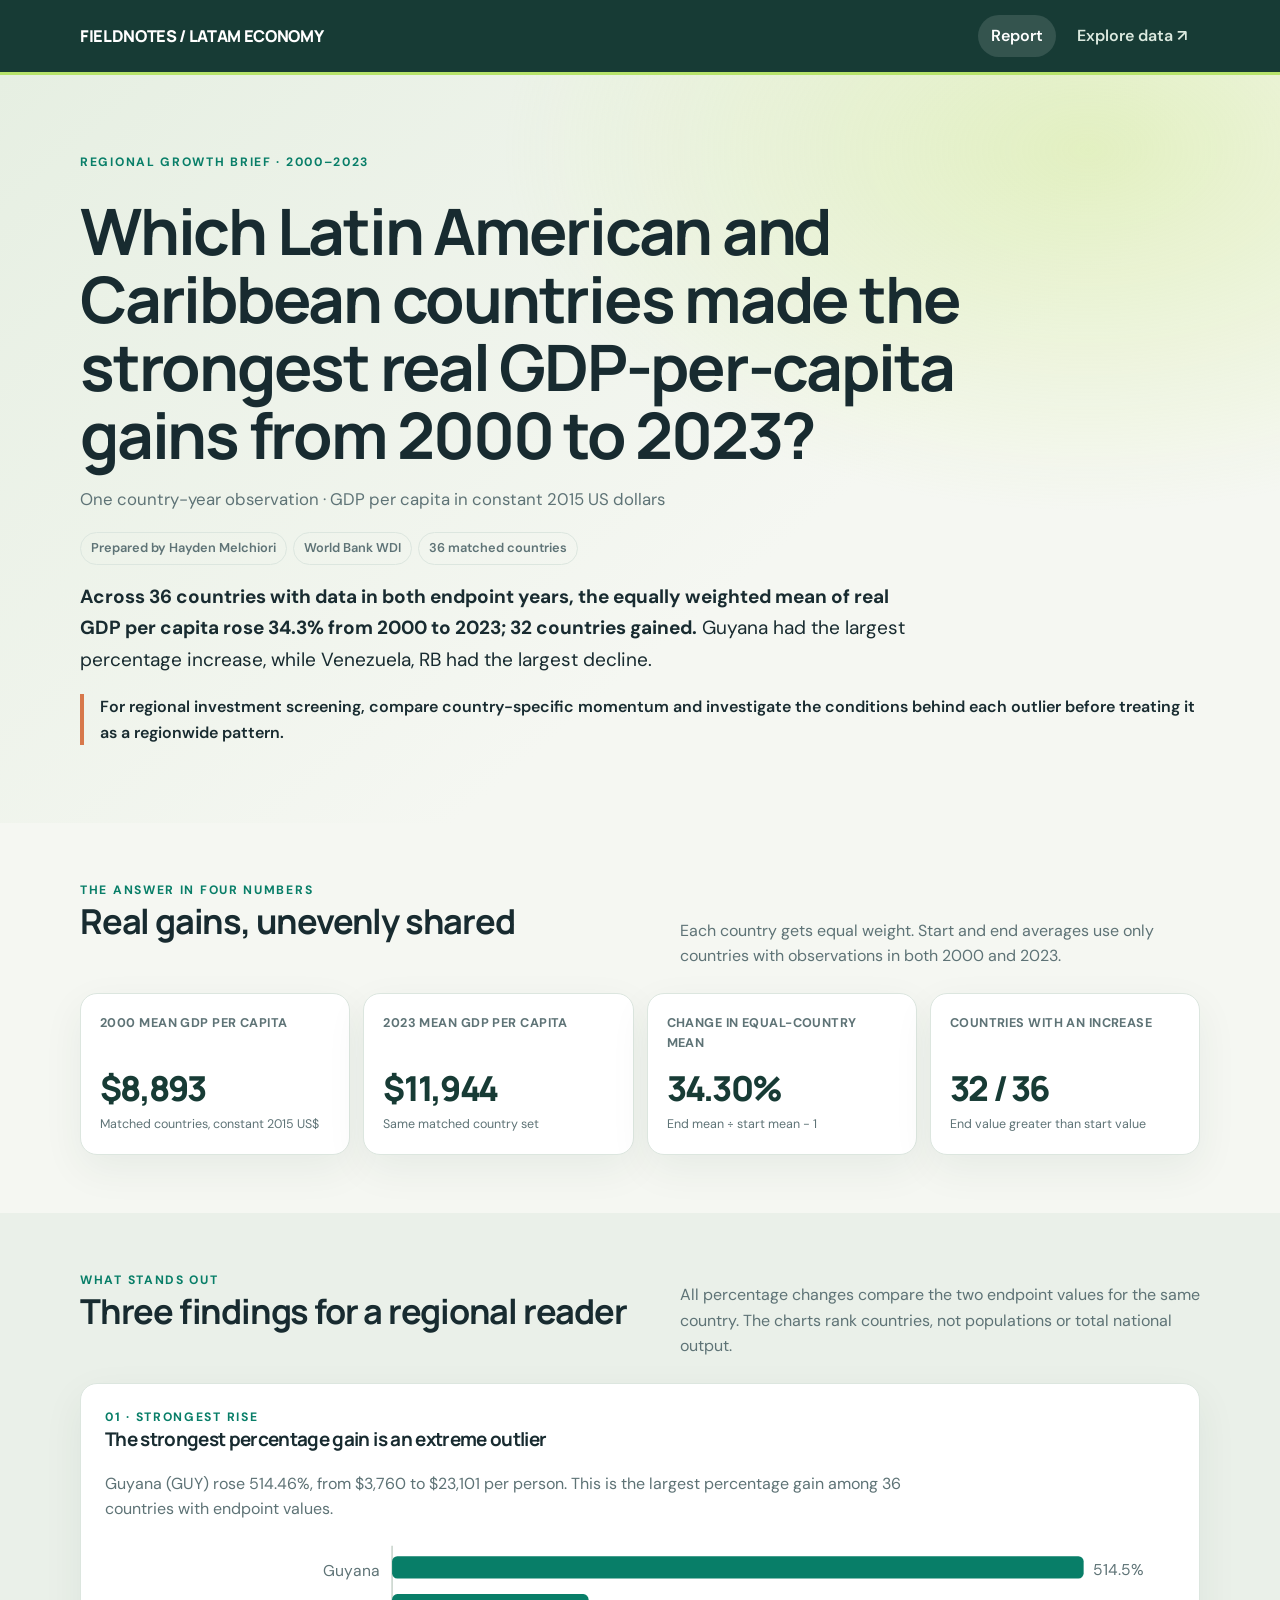
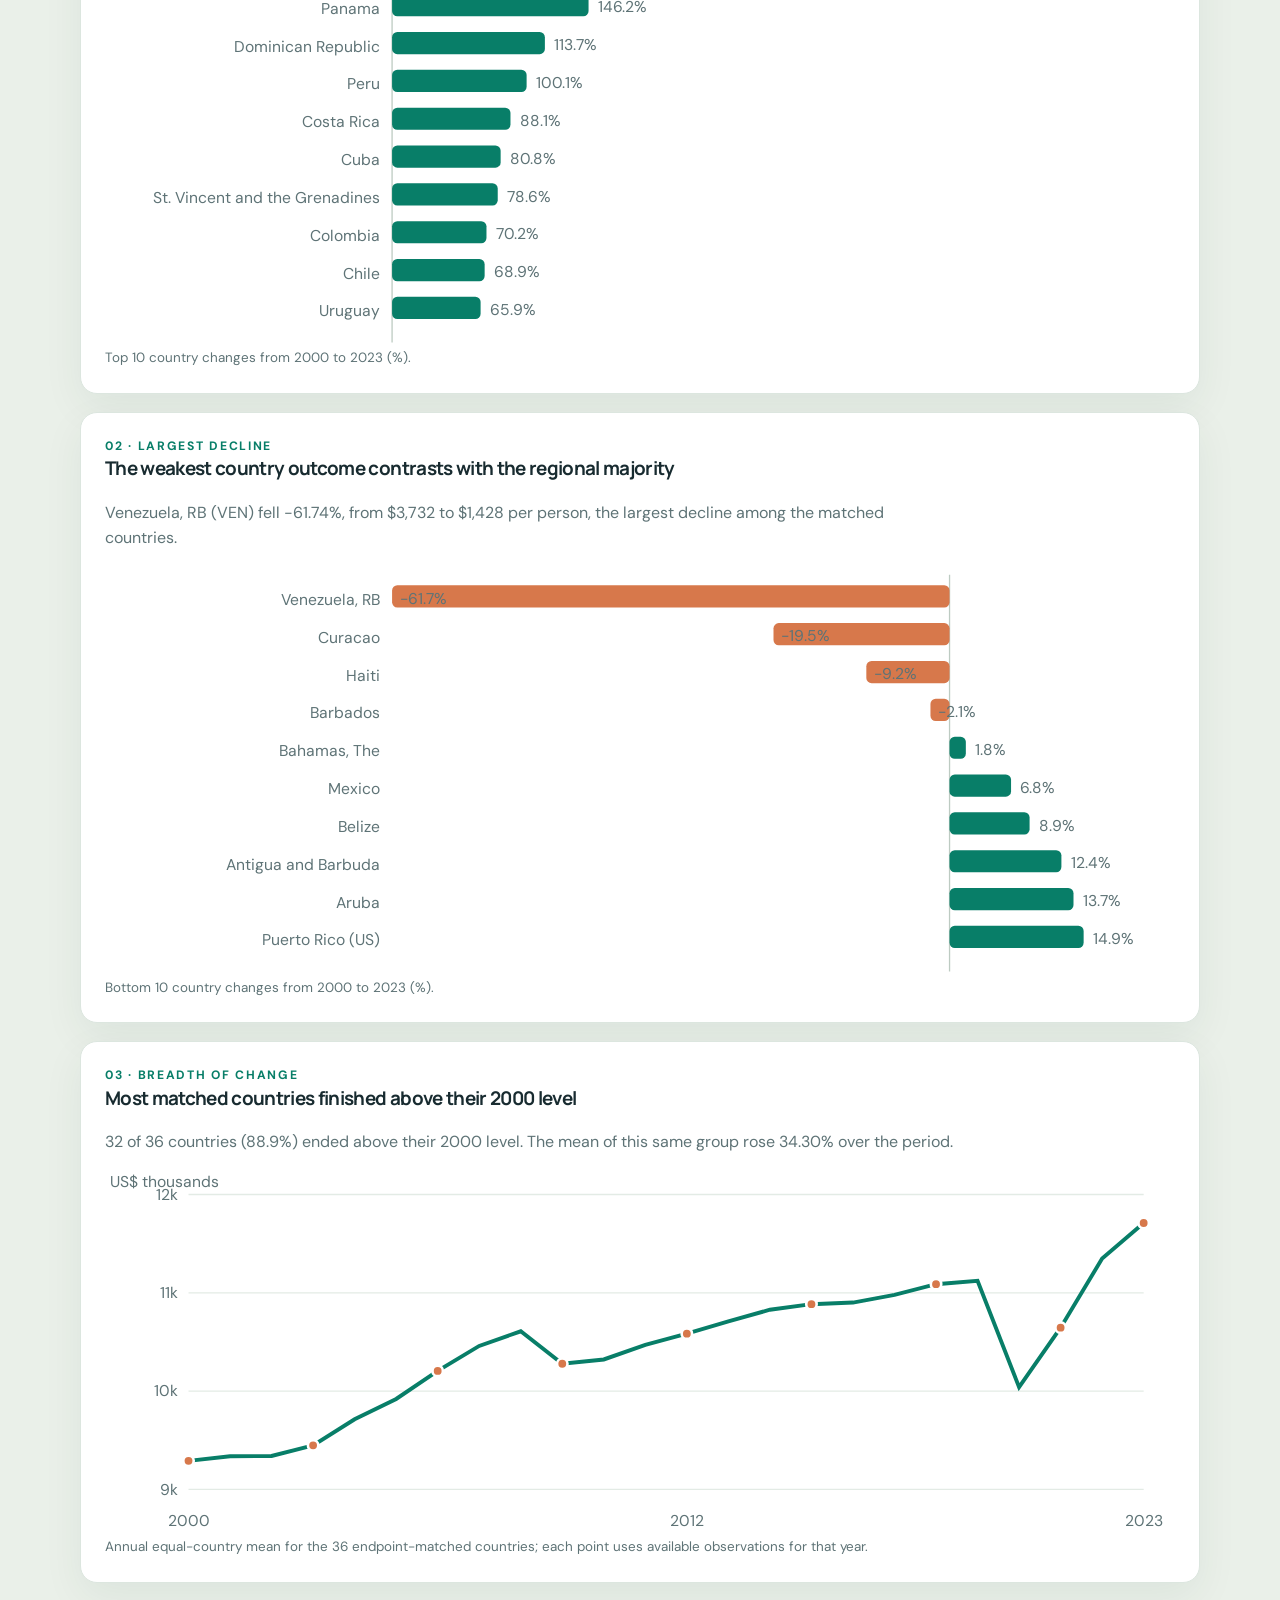
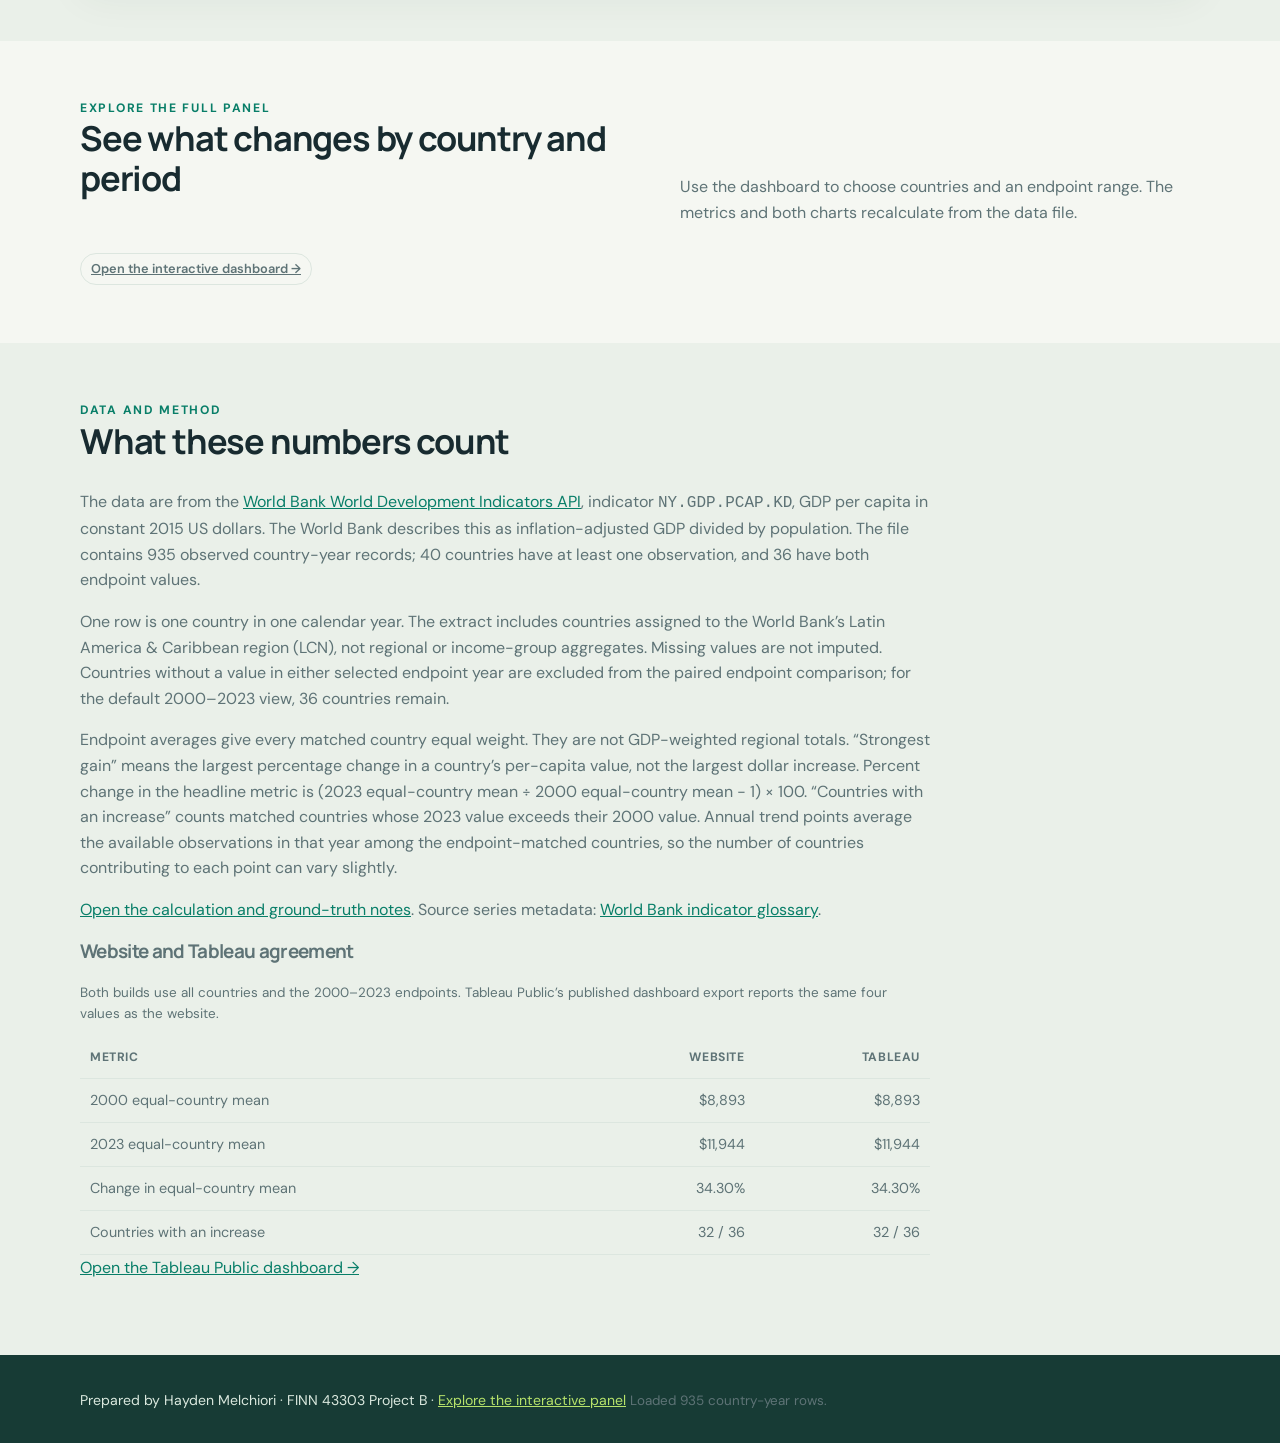
<file: index.html>
<!doctype html>
<html lang="en">
<head>
  <meta charset="utf-8"><meta name="viewport" content="width=device-width,initial-scale=1">
  <meta name="description" content="A comparison of real GDP per capita across Latin America and the Caribbean, 2000–2023.">
  <title>Which countries gained? | Regional Growth Brief</title>
  <link rel="stylesheet" href="site.css">
  <script defer src="site.js"></script>
</head>
<body>
<header class="topbar"><nav class="nav wrap" aria-label="Main navigation"><a class="brand" href="index.html">FIELDNOTES / LATAM ECONOMY</a><div class="navlinks"><a href="index.html" aria-current="page">Report</a><a href="dashboard.html">Explore data ↗</a></div></nav></header>
<main id="report-app">
  <section class="hero"><div class="wrap">
    <div class="eyebrow">Regional growth brief · 2000–2023</div>
    <h1>Which Latin American and Caribbean countries made the strongest real GDP-per-capita gains from 2000 to 2023?</h1>
    <p class="subtitle">One country-year observation · GDP per capita in constant 2015 US dollars</p>
    <p><span class="tag">Prepared by Hayden Melchiori</span><span class="tag">World Bank WDI</span><span class="tag" id="cohort-tag">Matched countries</span></p>
    <p class="answer" id="answer"></p>
    <p class="recommend">For regional investment screening, compare country-specific momentum and investigate the conditions behind each outlier before treating it as a regionwide pattern.</p>
  </div></section>
  <section class="section"><div class="wrap"><div class="section-head"><div><div class="eyebrow">The answer in four numbers</div><h2>Real gains, unevenly shared</h2></div><p>Each country gets equal weight. Start and end averages use only countries with observations in both 2000 and 2023.</p></div><div id="report-metrics" class="metrics"></div></div></section>
  <section class="section alt"><div class="wrap"><div class="section-head"><div><div class="eyebrow">What stands out</div><h2>Three findings for a regional reader</h2></div><p>All percentage changes compare the two endpoint values for the same country. The charts rank countries, not populations or total national output.</p></div>
    <div class="findings">
      <article class="finding"><div class="eyebrow">01 · strongest rise</div><h3>The strongest percentage gain is an extreme outlier</h3><p id="finding-top"></p><div id="report-top-chart" class="chart" aria-label="Ten countries with the largest increase"></div><div class="small">Top 10 country changes from 2000 to 2023 (%).</div></article>
      <article class="finding"><div class="eyebrow">02 · largest decline</div><h3>The weakest country outcome contrasts with the regional majority</h3><p id="finding-bottom"></p><div id="report-bottom-chart" class="chart" aria-label="Ten countries with the smallest or negative change"></div><div class="small">Bottom 10 country changes from 2000 to 2023 (%).</div></article>
      <article class="finding"><div class="eyebrow">03 · breadth of change</div><h3>Most matched countries finished above their 2000 level</h3><p id="finding-breadth"></p><div id="report-trend-chart" class="chart" aria-label="Annual mean real GDP per capita"></div><div class="small">Annual equal-country mean for the 36 endpoint-matched countries; each point uses available observations for that year.</div></article>
    </div>
  </div></section>
  <section class="section"><div class="wrap"><div class="section-head"><div><div class="eyebrow">Explore the full panel</div><h2>See what changes by country and period</h2></div><p>Use the dashboard to choose countries and an endpoint range. The metrics and both charts recalculate from the data file.</p></div><a class="tag" href="dashboard.html">Open the interactive dashboard →</a></div></section>
  <section class="section alt"><div class="wrap"><div class="eyebrow">Data and method</div><h2>What these numbers count</h2><div class="source">
    <p>The data are from the <a href="https://api.worldbank.org/v2/country/all/indicator/NY.GDP.PCAP.KD?date=2000:2023&amp;format=json&amp;per_page=20000">World Bank World Development Indicators API</a>, indicator <code>NY.GDP.PCAP.KD</code>, GDP per capita in constant 2015 US dollars. The World Bank describes this as inflation-adjusted GDP divided by population. The file contains <span id="source-row-count"></span> observed country-year records; <span id="source-country-count"></span> countries have at least one observation, and <span id="source-paired-count"></span> have both endpoint values.</p>
    <p>One row is one country in one calendar year. The extract includes countries assigned to the World Bank’s Latin America &amp; Caribbean region (LCN), not regional or income-group aggregates. Missing values are not imputed. Countries without a value in either selected endpoint year are excluded from the paired endpoint comparison; for the default 2000–2023 view, <span id="source-paired-count-2"></span> countries remain.</p>
    <p>Endpoint averages give every matched country equal weight. They are not GDP-weighted regional totals. “Strongest gain” means the largest percentage change in a country’s per-capita value, not the largest dollar increase. Percent change in the headline metric is (2023 equal-country mean ÷ 2000 equal-country mean − 1) × 100. “Countries with an increase” counts matched countries whose 2023 value exceeds their 2000 value. Annual trend points average the available observations in that year among the endpoint-matched countries, so the number of countries contributing to each point can vary slightly.</p>
    <p><a href="numbers_check.md">Open the calculation and ground-truth notes</a>. Source series metadata: <a href="https://databank.worldbank.org/metadataglossary/world-development-indicators/series/NY.GDP.PCAP.KD">World Bank indicator glossary</a>.</p>
    <h3>Website and Tableau agreement</h3>
    <p class="small">Both builds use all countries and the 2000–2023 endpoints. Tableau Public’s published dashboard export reports the same four values as the website.</p>
    <div class="table-wrap"><table class="agreement"><thead><tr><th>Metric</th><th>Website</th><th>Tableau</th></tr></thead><tbody id="agreement-values"></tbody></table></div>
    <p><a href="https://public.tableau.com/app/profile/hayden.melchiori/viz/LatAmGDPperCapita20002023/Dashboard1?publish=yes">Open the Tableau Public dashboard →</a></p>
  </div></div></section>
</main>
<footer class="footer"><div class="wrap">Prepared by Hayden Melchiori · FINN 43303 Project B · <a href="dashboard.html">Explore the interactive panel</a> <span id="app-status" class="small"></span></div></footer>
</body></html>
</file>
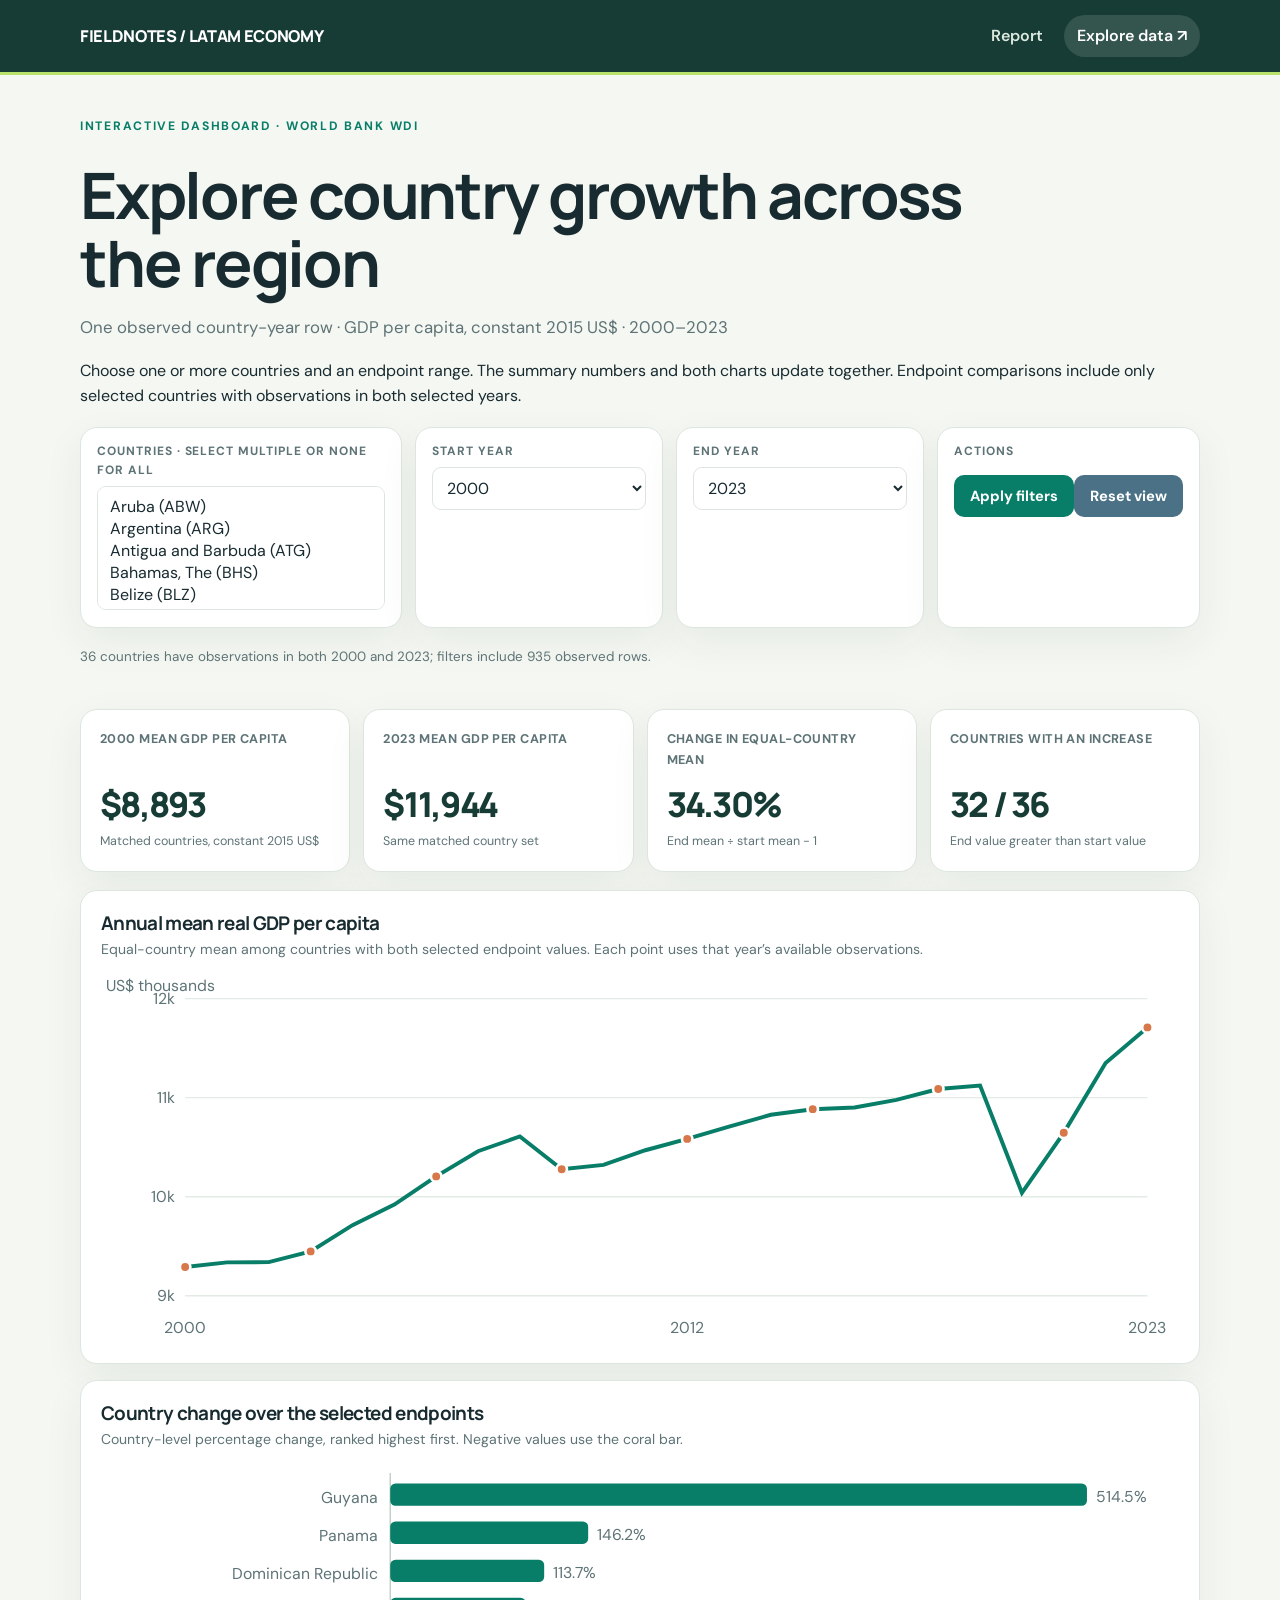
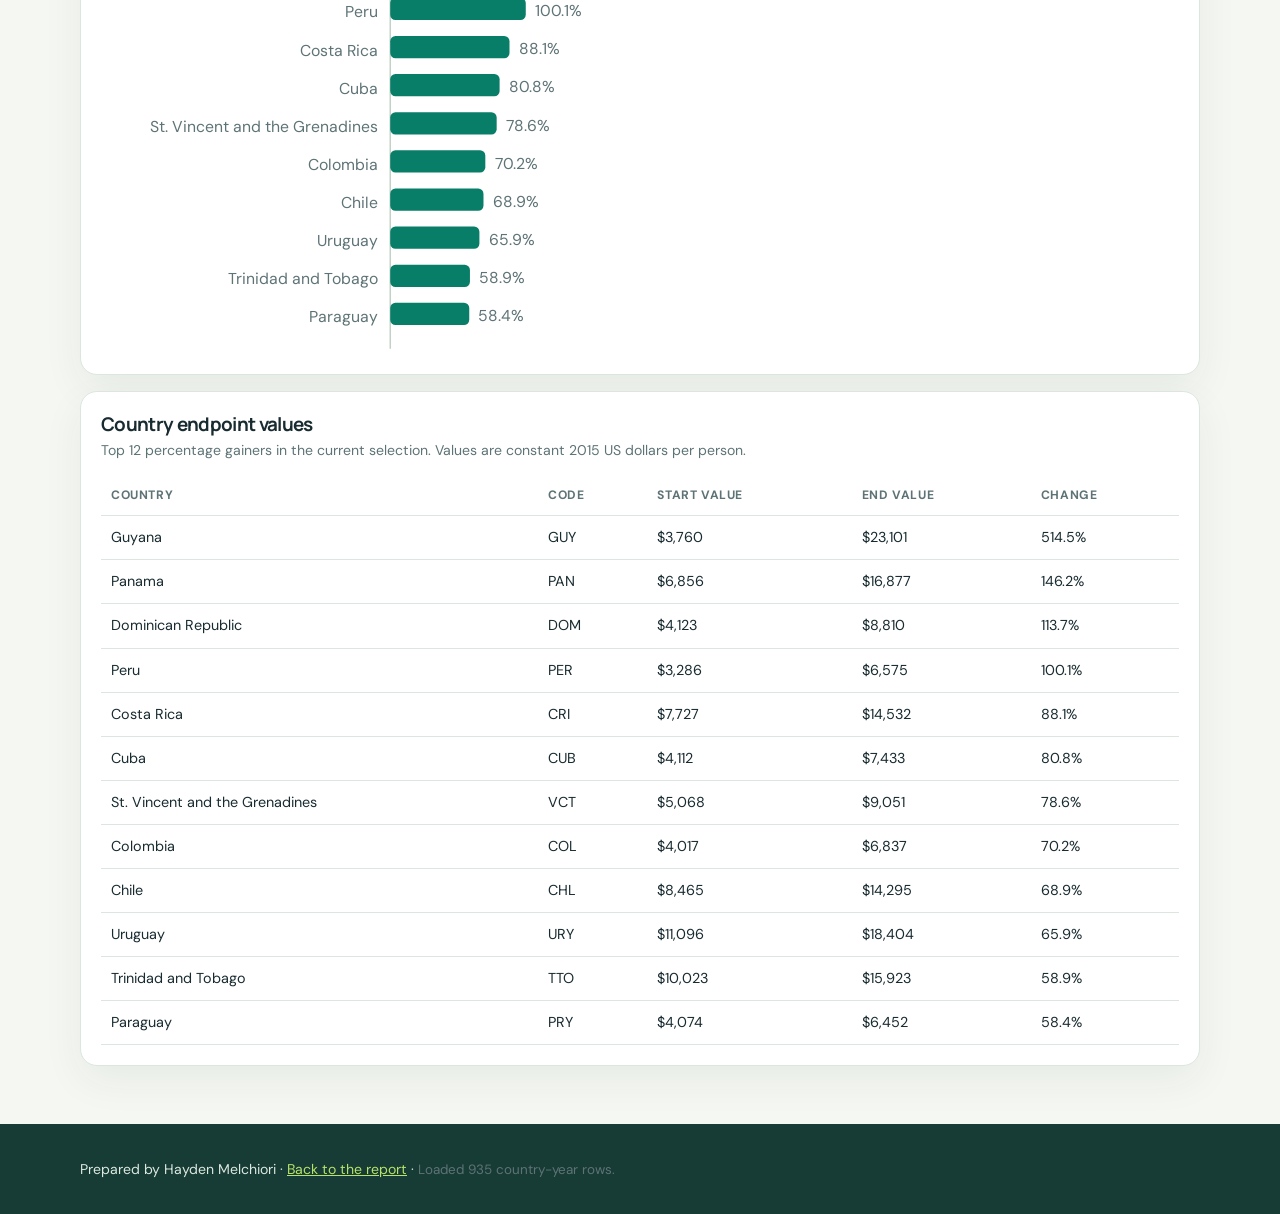
<file: dashboard.html>
<!doctype html>
<html lang="en">
<head>
  <meta charset="utf-8"><meta name="viewport" content="width=device-width,initial-scale=1">
  <meta name="description" content="Interactive filters for real GDP per capita in Latin America and the Caribbean, 2000–2023.">
  <title>Explore the panel | Regional Growth Brief</title><link rel="stylesheet" href="site.css"><script defer src="site.js"></script>
</head>
<body>
<header class="topbar"><nav class="nav wrap" aria-label="Main navigation"><a class="brand" href="index.html">FIELDNOTES / LATAM ECONOMY</a><div class="navlinks"><a href="index.html">Report</a><a href="dashboard.html" aria-current="page">Explore data ↗</a></div></nav></header>
<main id="dashboard-app"><section class="dashboard-intro"><div class="wrap"><div class="eyebrow">Interactive dashboard · World Bank WDI</div><h1>Explore country growth across the region</h1><p class="subtitle">One observed country-year row · GDP per capita, constant 2015 US$ · 2000–2023</p><p>Choose one or more countries and an endpoint range. The summary numbers and both charts update together. Endpoint comparisons include only selected countries with observations in both selected years.</p>
  <div class="controls"><div class="control-card"><label for="country-filter">Countries · select multiple or none for all</label><select id="country-filter" multiple aria-label="Choose country groups"></select></div><div class="control-card"><label for="start-filter">Start year</label><select id="start-filter"></select></div><div class="control-card"><label for="end-filter">End year</label><select id="end-filter"></select></div><div class="control-card"><label>Actions</label><button id="apply-filters" type="button">Apply filters</button><button id="reset-filters" type="button" style="margin-top:8px;background:#4a7185">Reset view</button></div></div><div class="small" id="filter-summary" aria-live="polite"></div></div></section>
  <section class="section" style="padding-top:18px"><div class="wrap"><div class="metrics" id="dashboard-metrics"></div><div class="dashboard-grid" style="margin-top:18px"><article class="card wide"><h3>Annual mean real GDP per capita</h3><p class="caption">Equal-country mean among countries with both selected endpoint values. Each point uses that year’s available observations.</p><div id="dashboard-trend" class="chart"></div></article><article class="card wide"><h3>Country change over the selected endpoints</h3><p class="caption">Country-level percentage change, ranked highest first. Negative values use the coral bar.</p><div id="dashboard-ranking" class="chart"></div></article><article class="card wide"><h3>Country endpoint values</h3><p class="caption">Top 12 percentage gainers in the current selection. Values are constant 2015 US dollars per person.</p><div class="table-wrap"><table><thead><tr><th>Country</th><th>Code</th><th>Start value</th><th>End value</th><th>Change</th></tr></thead><tbody id="dashboard-table"></tbody></table></div></article></div></div></section></main>
<footer class="footer"><div class="wrap">Prepared by Hayden Melchiori · <a href="index.html">Back to the report</a> · <span id="app-status" class="small"></span></div></footer>
</body></html>
</file>
<file: site.css>
@import url('https://fonts.googleapis.com/css2?family=DM+Sans:wght@400;500;600;700&family=Manrope:wght@500;600;700;800&display=swap');
:root{--ink:#182b30;--muted:#5e7376;--paper:#f5f7f2;--card:#fff;--line:#dce6df;--green:#087e68;--lime:#b7e36b;--orange:#d7784b;--blue:#4a7185;--shadow:0 14px 40px #173b3210}*{box-sizing:border-box}body{margin:0;background:var(--paper);color:var(--ink);font:16px/1.6 'DM Sans',sans-serif}h1,h2,h3,p{margin-top:0}h1,h2,h3,.brand{font-family:Manrope,'DM Sans',sans-serif;letter-spacing:-.035em}h1{font-size:clamp(2.3rem,5vw,4.45rem);line-height:1.06;max-width:960px;margin:25px 0 17px}h2{font-size:clamp(1.55rem,3vw,2.15rem);line-height:1.15}h3{font-size:1.18rem;line-height:1.3}.wrap{width:min(1120px,calc(100% - 40px));margin:auto}.topbar{background:#173b35;color:white;border-bottom:3px solid var(--lime)}.nav{height:72px;display:flex;align-items:center;justify-content:space-between;gap:20px}.brand{font-weight:800;font-size:1.02rem;letter-spacing:-.02em;color:white;text-decoration:none}.navlinks{display:flex;gap:8px}.navlinks a{color:#dbe9df;text-decoration:none;padding:8px 13px;border-radius:99px;font-weight:600}.navlinks a[aria-current=page],.navlinks a:hover{background:#ffffff20;color:white}.hero{padding:78px 0 62px;background:radial-gradient(ellipse at 85% 10%,#c9e77b66,transparent 38%),linear-gradient(140deg,#e6efe2,#f5f7f2 62%)}.eyebrow{color:var(--green);font-size:.76rem;font-weight:700;letter-spacing:.14em;text-transform:uppercase}.subtitle{font-size:1.05rem;color:var(--muted)}.hero p.answer{max-width:840px;font-size:1.19rem;line-height:1.65}.hero .recommend{border-left:4px solid var(--orange);padding-left:16px;font-weight:600}.tag{display:inline-flex;padding:5px 10px;border:1px solid var(--line);border-radius:99px;color:var(--muted);font-size:.8rem;font-weight:600;margin:3px 6px 0 0}.section{padding:58px 0}.section.alt{background:#eaf0e9}.section-head{display:flex;justify-content:space-between;gap:22px;align-items:end;margin-bottom:24px}.section-head p{color:var(--muted);max-width:520px;margin-bottom:0}.metrics{display:grid;grid-template-columns:repeat(4,1fr);gap:13px}.metric,.card,.control-card,.finding{background:var(--card);border:1px solid var(--line);border-radius:17px;box-shadow:var(--shadow)}.metric{padding:19px}.metric .label{font-size:.79rem;color:var(--muted);font-weight:700;letter-spacing:.035em;text-transform:uppercase;min-height:44px}.metric .value{font:800 clamp(1.45rem,3vw,2.15rem)/1.2 Manrope,sans-serif;letter-spacing:-.05em;margin:10px 0 0;color:#173b35}.metric .note{font-size:.78rem;color:var(--muted);margin-top:7px}.findings{display:grid;gap:18px}.finding{padding:24px}.finding p{color:var(--muted);max-width:850px}.chart{width:100%;min-height:230px;overflow:hidden}.chart svg{width:100%;height:auto;display:block}.chart text{font:12px 'DM Sans',sans-serif;fill:var(--muted)}.chart .grid{stroke:#e3ebe5;stroke-width:1}.chart .bar{fill:var(--green)}.chart .bar.neg{fill:var(--orange)}.chart .line{fill:none;stroke:var(--green);stroke-width:3}.chart .dot{fill:var(--orange);stroke:white;stroke-width:2}.chart .axis{stroke:#bdcbc2}.dashboard-intro{padding:42px 0 24px}.controls{display:grid;grid-template-columns:1.3fr 1fr 1fr auto;gap:13px;margin:18px 0}.control-card{padding:14px 16px}.control-card label{display:block;font-size:.75rem;text-transform:uppercase;letter-spacing:.08em;font-weight:700;color:var(--muted);margin-bottom:6px}.control-card input,.control-card select{font:inherit;color:var(--ink);width:100%;border:1px solid var(--line);border-radius:9px;padding:9px 10px;background:#fff}.control-card select[multiple]{height:124px}.control-card button{background:var(--green);color:white;border:0;border-radius:10px;padding:11px 16px;font:700 .92rem 'DM Sans';cursor:pointer}.dashboard-grid{display:grid;grid-template-columns:1fr 1fr;gap:16px}.card{padding:20px;min-width:0}.card.wide{grid-column:1/-1}.card h3{margin-bottom:3px}.card .caption{color:var(--muted);font-size:.88rem;margin-bottom:14px}.table-wrap{overflow:auto}table{width:100%;border-collapse:collapse;font-size:.9rem}th,td{text-align:left;padding:10px;border-bottom:1px solid var(--line)}th{font-size:.76rem;color:var(--muted);text-transform:uppercase;letter-spacing:.05em}.source{max-width:850px;color:var(--muted)}.source a{color:var(--green)}.formula{padding:16px;border-radius:12px;background:#f1f5ef;border:1px solid var(--line);font-size:.92rem}.agreement td,.agreement th{text-align:right}.agreement td:first-child,.agreement th:first-child{text-align:left}.pending{color:#8c5b20;font-weight:700}.footer{background:#173b35;color:#dbe9df;padding:34px 0;font-size:.88rem}.footer a{color:var(--lime)}.small{font-size:.84rem;color:var(--muted)}.notice{padding:15px 17px;background:#fff7e8;border:1px solid #eed6a3;border-radius:12px;color:#684d24}.no-data{padding:24px;color:var(--muted);text-align:center}.result-label{font-size:.82rem;color:var(--muted)}@media(max-width:850px){.metrics{grid-template-columns:repeat(2,1fr)}.controls{grid-template-columns:1fr 1fr}.dashboard-grid{grid-template-columns:1fr}.card.wide{grid-column:auto}.section-head{display:block}.section-head p{margin-top:10px}}@media(max-width:560px){.wrap{width:min(100% - 28px,1120px)}.nav{height:64px}.brand{font-size:.88rem}.navlinks a{padding:7px 10px;font-size:.9rem}.hero{padding:54px 0 42px}.section{padding:42px 0}.metrics{gap:9px}.metric{padding:14px}.metric .label{font-size:.72rem;min-height:48px}.metric .value{font-size:1.45rem}.controls{grid-template-columns:1fr}.finding{padding:18px}.chart{min-height:180px}}
</file>
